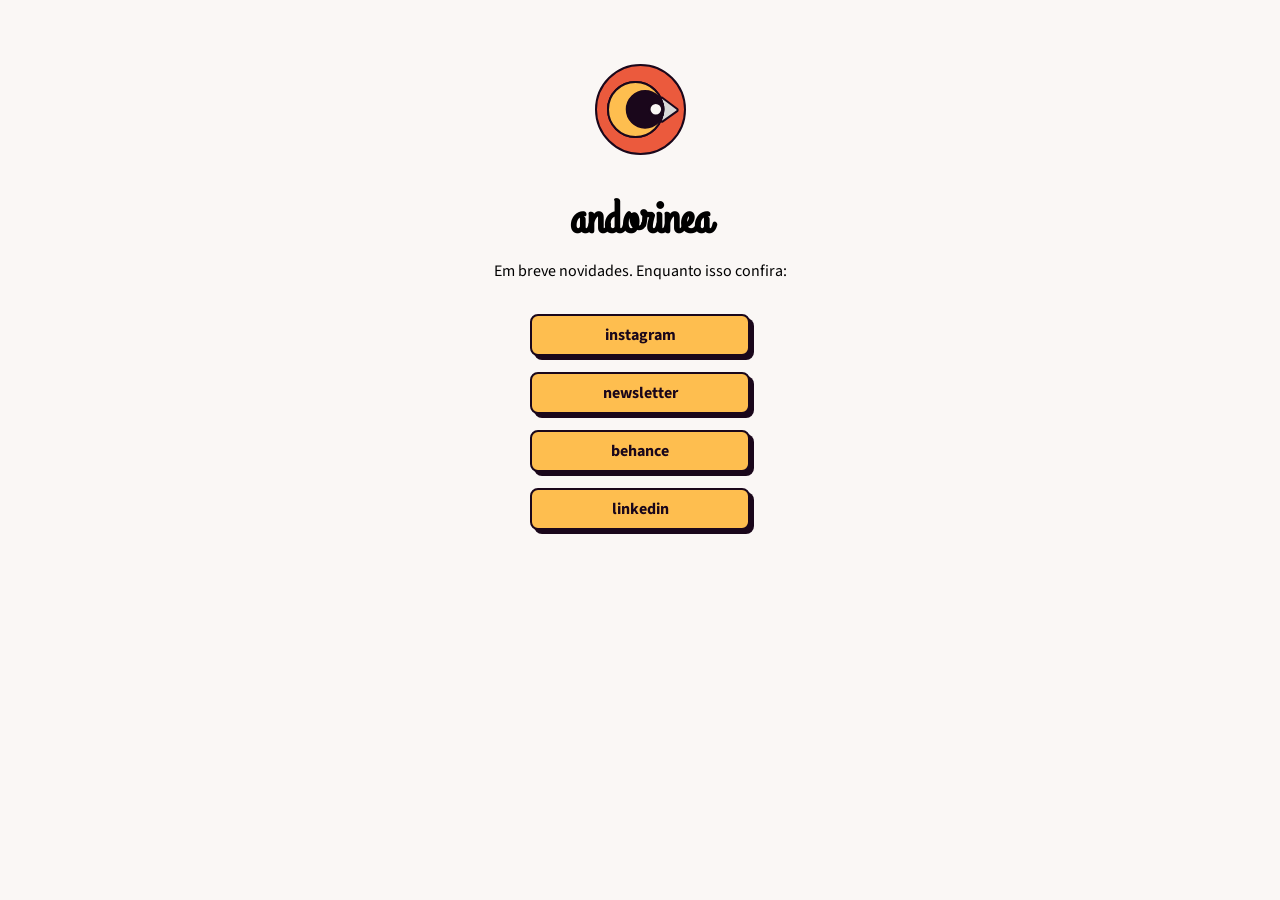
<file: index.html>
<!DOCTYPE html>
<html lang="pt-br">

<head>
    <meta charset="UTF-8">
    <meta name="viewport" content="width=device-width, initial-scale=1.0">
    <title>andorinea</title>
    <link href="https://fonts.googleapis.com/css2?family=Grand+Hotel&family=Source+Sans+3:ital,wght@0,200..900;1,200..900&display=swap" rel="stylesheet">
    <link rel="stylesheet" href="style/style.css">
    <link rel="icon" type="image/svg" sizes="32x32" href="favicon.svg">
    <style type="text/css">
        body {
            background-color: var(--lighter-neutral);
        }

        h1 {
            font-family: 'Grand Hotel', cursive;
            font-size: 3rem;
            text-align: center;
            margin: 0.5rem 0;
        }

        .container {
            display: flex;
            justify-content: center;
            margin: 2rem 2rem;
        }

        .container img {
            margin-top: 2rem;;
        }
    

        .links {
            display: flex;
            flex-direction: column;
            align-items: center;
            gap: 1rem;
        }

        .links a {
            width: 200px;
            text-align: center;
        }

        .subtitle {
            display: flex;
            justify-content: center;
            margin: 0 1rem;
            font-family: 'Source Sans 3', sans-serif;
        }

        @media screen and (max-width: 600px) {
            .container img {
                max-height: 50vh;
            }
    
            .links {
                flex-direction: column;
                align-items: center;
                margin-bottom: 2rem;
            }

            .links a {
                width: 100%;
                text-align: center;
            }
    
            .subtitle {
                font-size: 1rem;
            }
            
        }
    </style>
    
</head>

<body>
    <div class="container">
        <img src="img/andorinea-logo-default.svg" alt="Logo andorinea: um circulo vermelho com a cabeça de uma andorinea de perfil, na cor amarela e com detalhes em preto.">
    </div>
     <h1>andorinea</h1>
    <p class="subtitle">Em breve novidades. Enquanto isso confira:</p>
    <div class="container links">
       <a href="https://instagram.com/andorinea" class="btn-nav primary source-sans-3-400 active">instagram</a>
       <a href="https://falandosozinhacomasparedes.substack.com/" class="btn-nav primary source-sans-3-400 active">newsletter</a>
       <a href="https://www.behance.net/izadoranetz" class="btn-nav primary source-sans-3-400 active">behance</a>
       <a href="https://www.linkedin.com/in/izadora-netz/" class="btn-nav primary source-sans-3-400 active">linkedin</a>
    </div>
</body>

</html>
</file>
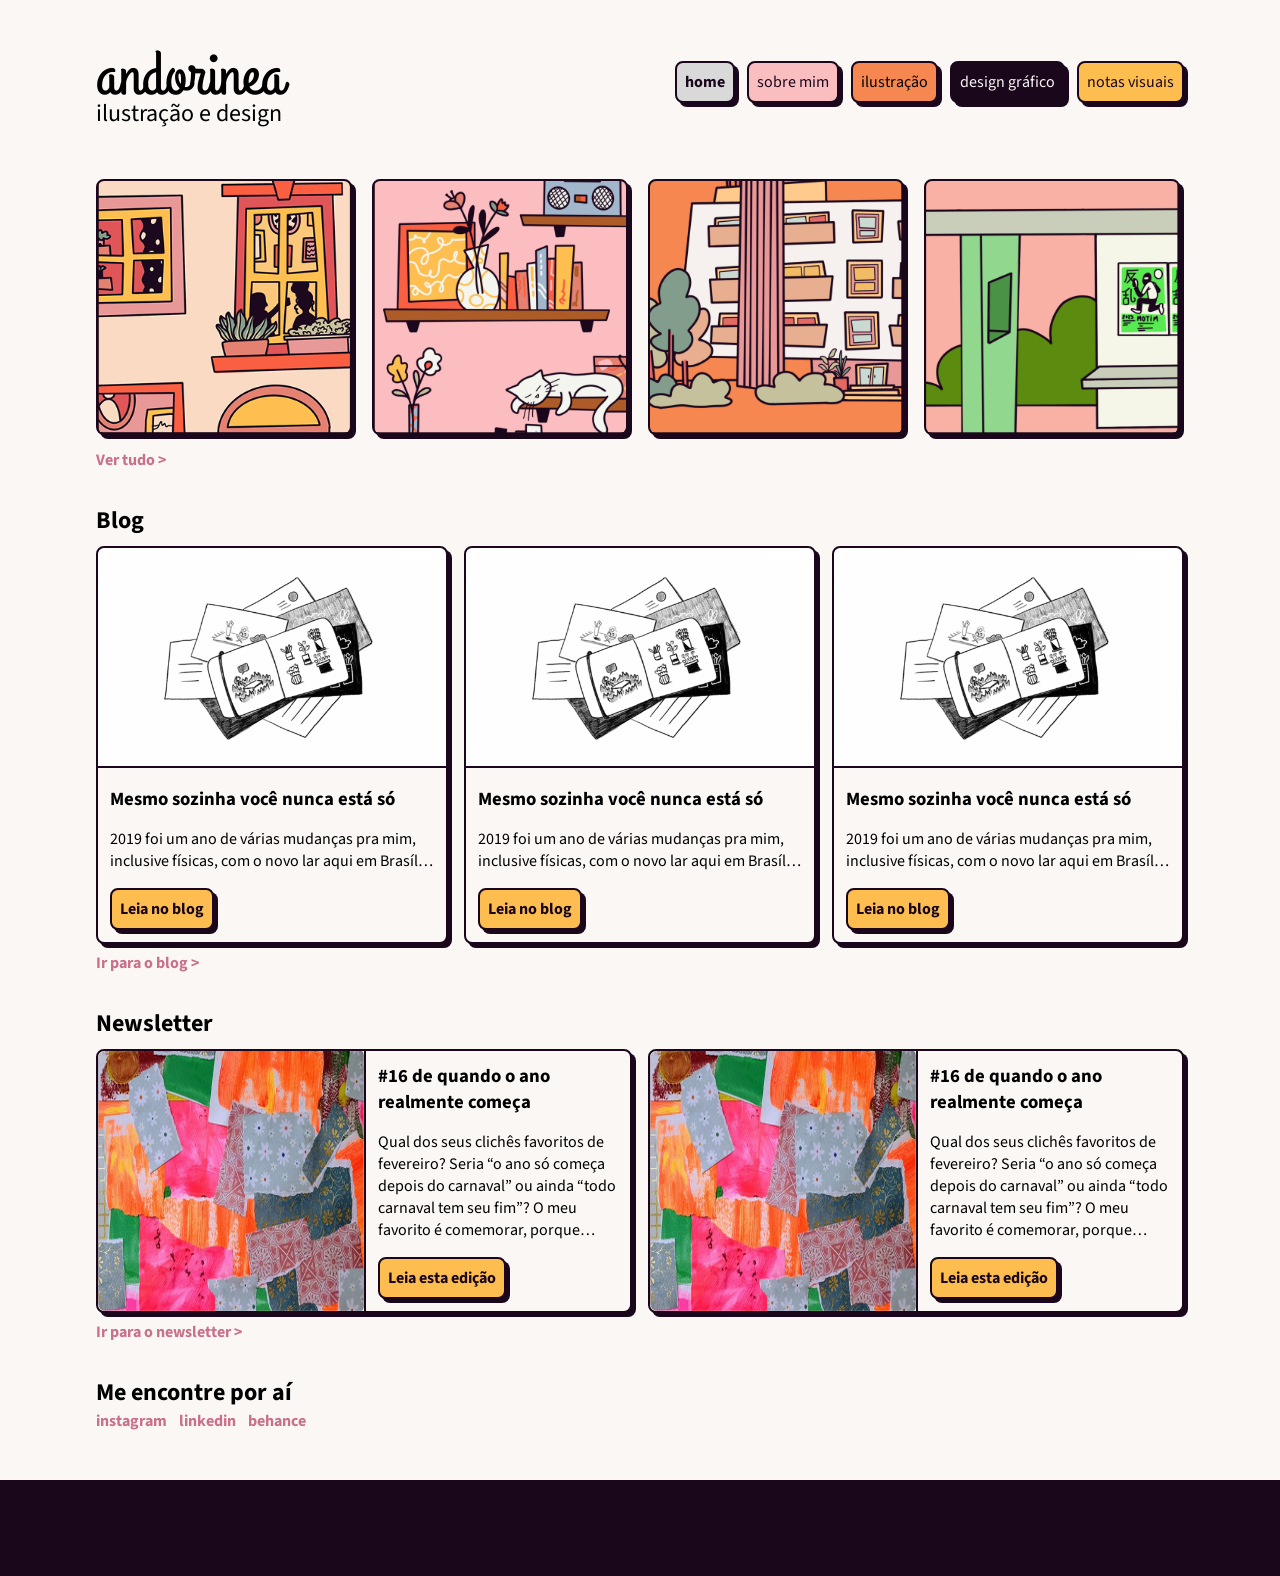
<file: index2.html>
<!DOCTYPE html>
<html lang="pt-br">
<head>
    <meta charset="UTF-8">
    <meta name="viewport" content="width=device-width, initial-scale=1.0">
    <title>andorinea</title>
    <link rel="preconnect" href="https://fonts.googleapis.com">
    <link rel="preconnect" href="https://fonts.gstatic.com" crossorigin>
    <link href="https://fonts.googleapis.com/css2?family=Grand+Hotel&family=Source+Sans+3:ital,wght@0,200..900;1,200..900&display=swap" rel="stylesheet">
    <link rel="stylesheet" href="style/style.css" >
</head>
<body>
<header class="header">
        <header>
            <h1 class="title grand-hotel-regular">andorinea</h1>
            <h2 class="source-sans-3-400">ilustração e design</h2>
        </header>
        <nav>
            <ul class="nav-list">
                <li class="nav-itens"><a href="#home" class="btn-nav light-neutral source-sans-3-400 active">home</a></li>
                <li class="nav-itens"><a href="#sobre-mim" class="btn-nav secondary source-sans-3-400">sobre mim</a></li>
                <li class="nav-itens"><a href="#ilustracao" class="btn-nav terciary source-sans-3-400">ilustração</a></li>
                <li class="nav-itens"><a href="#design-grafico" class="btn-nav dark-neutral source-sans-3-400">design gráfico</a></li>
                <li class="nav-itens"><a href="#notas-visuais" class="btn-nav primary source-sans-3-400">notas visuais</a></li>
            </ul>
        </nav>
</header>
    <main>
    <section class="portfolio">
        <div class="portfolio-images">
            <a href="portfolio/works/janelas.html"><img src="img/IMG_0762.png" alt="" class="portfolio-image"></a>
            <a href="#"><img src="img/IMG_0764.png" alt="" class="portfolio-image"></a>
            <a href="#"><img src="img/IMG_0769.png" alt="" class="portfolio-image"></a>
            <a href="#"><img src="img/IMG_0775.png" alt="" class="portfolio-image"></a>
        </div>
        <div class="section-link"><a href="#">Ver tudo ></a></div>
    </section>
    <section class="blog">
        <h2>Blog</h2>
        <div class="blog-cards">
            <div class="vertical-card">
                <img src="img/blog-sozinha.png" alt="" class="vertical-card-images">
                <div class="card-body">
                    <h3>Mesmo sozinha você nunca está só</h3>
                    <p>2019 foi um ano de várias mudanças pra mim, inclusive físicas, com o novo lar aqui em Brasília. E com tantas coisas mudando, também decidi</p>
                    <a href="#" class="btn-nav primary">Leia no blog</a>
                </div>
            </div>
            <div class="vertical-card">
                <img src="img/blog-sozinha.png" alt="" class="vertical-card-images">
                <div class="card-body">
                    <h3>Mesmo sozinha você nunca está só</h3>
                    <p>2019 foi um ano de várias mudanças pra mim, inclusive físicas, com o novo lar aqui em Brasília. E com tantas coisas mudando, também decidi</p>
                    <a href="#" class="btn-nav primary">Leia no blog</a>
                </div>
            </div>
            <div class="vertical-card">
                <img src="img/blog-sozinha.png" alt="" class="vertical-card-images">
                <div class="card-body">
                    <h3>Mesmo sozinha você nunca está só</h3>
                    <p>2019 foi um ano de várias mudanças pra mim, inclusive físicas, com o novo lar aqui em Brasília. E com tantas coisas mudando, também decidi</p>
                    <a href="#" class="btn-nav primary">Leia no blog</a>
                </div>
            </div>
        </div>
        <div class="section-link"><a href="#">Ir para o blog ></a></div>
    </section>
    <section class="newsletter">
        <h2>Newsletter</h2>
        <div class="newsletter-cards">
            <div class="horizontal-card">
                <img src="img/blog-oque-vai.png" alt="" class="horizontal-card-images">
                    <div class="card-body">
                        <h3>#16 de quando o ano realmente começa</h3>
                        <p>Qual dos seus clichês favoritos de fevereiro? Seria “o ano só começa depois do carnaval” ou ainda “todo carnaval tem seu fim”? O meu favorito é comemorar, porque fevereiro, além de um mês que sempre passa voando, é o mês do meu aniversário. Bora celebrar conversando sobre coisas legais, sobre design, sobre literatura e um pouco de tecnologia no meio de tudo isso. 🎉</p>
                        <a href="#" class="btn-nav primary">Leia esta edição</a>
                    </div>
            </div>
            <div class="horizontal-card">
                <img src="img/blog-oque-vai.png" alt="" class="horizontal-card-images">
                    <div class="card-body">
                        <h3>#16 de quando o ano realmente começa</h3>
                        <p>Qual dos seus clichês favoritos de fevereiro? Seria “o ano só começa depois do carnaval” ou ainda “todo carnaval tem seu fim”? O meu favorito é comemorar, porque fevereiro, além de um mês que sempre passa voando, é o mês do meu aniversário. Bora celebrar conversando sobre coisas legais, sobre design, sobre literatura e um pouco de tecnologia no meio de tudo isso. 🎉</p>
                        <a href="#" class="btn-nav primary">Leia esta edição</a>
                    </div>
            </div>
        </div>
        <div class="section-link"><a href="#">Ir para o newsletter ></a></div>
    </section>
    <section class="links">
        <h2>Me encontre por aí</h2>
        <ul class="links-list">
            <li><a href="">instagram</a></li>
            <li><a href="">linkedin</a></li>
            <li><a href="">behance</a></li>
        </ul>
    </section>
</main>
<footer class="footer"></footer>
</body>
</html>
</file>
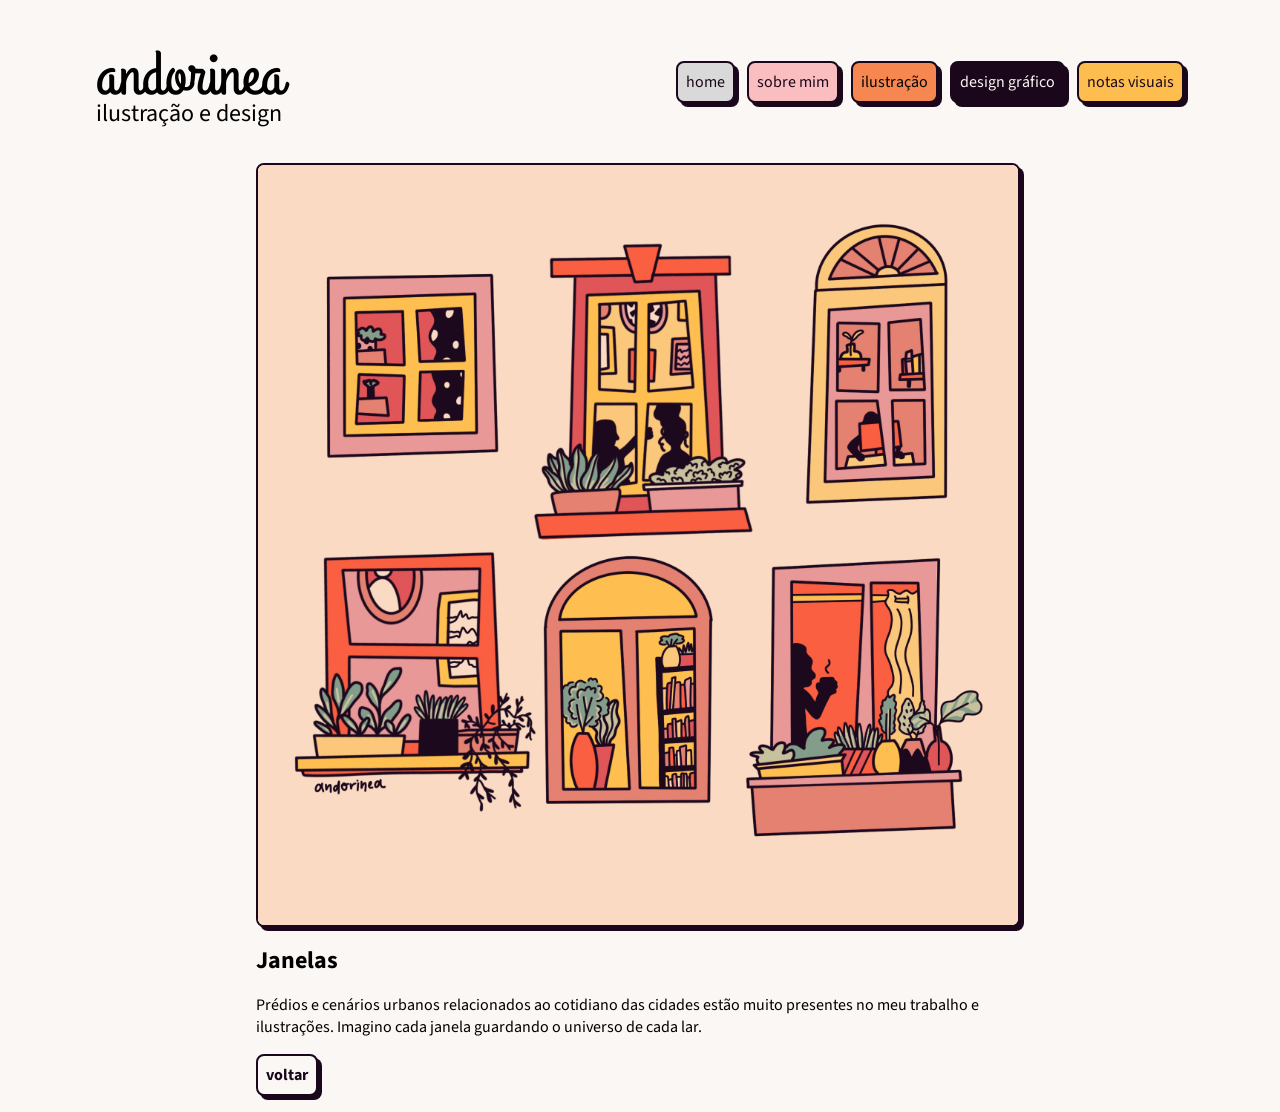
<file: portfolio/works/janelas.html>
<!DOCTYPE html>
<html lang="pt-br">
<head>
    <meta charset="UTF-8">
    <meta name="viewport" content="width=device-width, initial-scale=1.0">
    <title>andorinea</title>
    <link rel="preconnect" href="https://fonts.googleapis.com">
    <link rel="preconnect" href="https://fonts.gstatic.com" crossorigin>
    <link href="https://fonts.googleapis.com/css2?family=Grand+Hotel&family=Source+Sans+3:ital,wght@0,200..900;1,200..900&display=swap" rel="stylesheet">
    <link rel="stylesheet" href="../../style/style.css" >
    <link rel="stylesheet" href="../../style/pagina-portfolio.css" >
</head>
<body>
<header class="header">
        <header>
            <h1 class="title grand-hotel-regular">andorinea</h1>
            <h2 class="source-sans-3-400">ilustração e design</h2>
        </header>
        <nav>
            <ul class="nav-list">
                <li class="nav-itens"><a href="../../index2.html" class="btn-nav light-neutral source-sans-3-400">home</a></li>
                <li class="nav-itens"><a href="#sobre-mim" class="btn-nav secondary source-sans-3-400">sobre mim</a></li>
                <li class="nav-itens"><a href="#ilustracao" class="btn-nav terciary source-sans-3-400">ilustração</a></li>
                <li class="nav-itens"><a href="#design-grafico" class="btn-nav dark-neutral source-sans-3-400">design gráfico</a></li>
                <li class="nav-itens"><a href="#notas-visuais" class="btn-nav primary source-sans-3-400">notas visuais</a></li>
            </ul>
        </nav>
</header>
    <main class="portfolio_main">
        <img src="../../img/janelinhas.png" class="portfolio-image">
        <h3 class="source-sans-3-700 portfolio_titulo-pagina">Janelas</h3>
        <p>Prédios e cenários urbanos relacionados ao cotidiano das cidades estão muito presentes no meu trabalho e ilustrações. Imagino cada janela guardando o universo de cada lar. </p>
        <footer>
            <a onclick="history.back()" class="btn-nav lighter-neutral source-sans-3-400 active">voltar</a>
        </footer>
    </main>
</body>
</html>
</file>
<file: style/style.css>
/* Primitivos */

:root {
  --lighter-neutral: #faf7f5;
  --light-neutral: #d9d9d9;
  --dark-neutral: #1a071b;
  --primary: #febe4f;
  --secondary: #fabec0;
  --secondary-text: #c9708b;
  --terciary: #F68751;
}

:focus {
  outline: 4px solid var(--secondary-text);
  outline-offset: 0;
}

.light-neutral {
  background: var(--light-neutral);
  color: var(--dark-neutral);
}

.lighter-neutral {
  background: var(--lighter-neutral);
  color: var(--dark-neutral);
}

.dark-neutral {
  background: var(--dark-neutral);
  color: var(--lighter-neutral);
}

.primary {
  background: var(--primary);
  color: var(--dark-neutral);
}

.secondary {
  background: var(--secondary);
  color: var(--dark-neutral);
}

.terciary {
  background: var(--terciary);
  color: var(--ldark-neutral);
}

.source-sans-3-400 {
  font-family: 'Source Sans 3', sans-serif;
  font-optical-sizing: auto;
  font-weight: 400;
  font-style: normal;
}

.source-sans-3-700 {
  font-family: 'Source Sans 3', sans-sans-serif;
  font-optical-sizing: auto;
  font-weight: 700;
  font-style: normal;
}

.grand-hotel-regular {
  font-family: 'Grand Hotel', sans-serif;
  font-weight: 400;
  font-style: normal;
}

/* Tags globais */

body {
  background-color: var(--lighter-neutral);
  font-family: 'Source Sans 3', sans-serif;
  margin: 0;
}

a {
  text-decoration: none;
  color: var(--secondary-text);
  font-weight: bold;
}

a:hover {
    font-weight: bold;
}

h1,
h2,
h3 {
  margin: 0;
  padding: 0;
}

/* Navegação */

.active {
    font-weight: bold;
}

.nav-list {
  margin: 0;
  padding: 0;
  list-style-type: none;
  display: flex;
  gap: 8px 12px;
  flex-wrap: wrap;
}

.nav-itens {
  margin: 0;
  padding: 0;
}

.btn-nav {
  display: inline-block;
  border-radius: 8px;
  border: 2px solid var(--dark-neutral);
  box-shadow: 4px 4px 0px 0px var(--dark-neutral);
  padding: 8px;
  transition: box-shadow 0.2s ease, transform 0.2s ease;
}

.btn-nav:hover,
.portfolio-image:hover {
  box-shadow: 0px 0px 0px var(--dark-neutral);
  transform: translateY(2px);
}

.section-link {
  display: block;
  width: 100%;
  margin-top: 0.5rem;
}

.section-link:hover, .links-list a:hover {
  text-decoration: underline;
  color: var(--secondary-text);
}

/* Título */

.title {
  font-size: 4rem;
  height: 4rem;
}

/* Conteúdo */

.portfolio,
.blog,
.newsletter,
.links {
  margin: 1rem 0;
}

.blog-cards,
.newsletter-cards {
  margin: 0.5rem 0;
}

.portfolio-image {
  background: var(--dark-neutral);
  border: 2px solid var(--dark-neutral);
  border-radius: 8px;
  box-shadow: 4px 4px 0px 0px var(--dark-neutral);
  transition: box-shadow 0.2s ease, transform 0.2s ease;
  height: auto;
  width: calc(100% - 0.5rem);
  overflow: hidden;
  object-fit: cover;


}

.links-list {
  margin: 0;
  padding: 0;
  list-style-type: none;
  display: flex;
  gap: 8px 12px;
  flex-wrap: wrap;
}

.footer {
  background: var(--dark-neutral);
  color: var(--lighter-neutral);
  height: 6rem;
  margin: 0;
  bottom: 0;
}

/* Cards */

.vertical-card,
.horizontal-card {
  background: var(--lighter-neutral);
  border: 2px solid var(--dark-neutral);
  border-radius: 8px;
  box-shadow: 4px 4px 0px 0px var(--dark-neutral);
}

.horizontal-card {
  display: flex;
  flex-direction: row;
}

.vertical-card-images {
  background: var(--secondary-neutral);
  border-bottom: 2px solid var(--dark-neutral);
  border-radius: 8px 8px 0px 0px;
  width: 100%;
  height: auto;
  overflow: hidden;
  object-fit: cover;
}

.horizontal-card-images {
  background: var(--secondary-neutral);
  border-right: 2px solid var(--dark-neutral);
  border-radius: 8px 0px 0px 8px;
  width: 50%;
}

.card-body p {
  width: 100%;
  overflow: hidden;
  -webkit-box-orient: vertical;
  display: -webkit-box;
}

.vertical-card .card-body p {
  -webkit-line-clamp: 2;
}

.horizontal-card .card-body p {
  -webkit-line-clamp: 5;
}

.card-body {
  padding: 0.75rem;
}

/* Breakpoints */

/* Extra small devices (phones, 600px and down) */
@media only screen and (max-width: 600px) {
  main,
  .header {
    margin: 2rem 1rem;
  }

  .nav-list {
    margin: 1rem 0;
  }

  .portfolio-images {
    display: flex;
    flex-direction: column;
    gap: 1rem;
  }

  .blog-cards, .newsletter-cards {
    display: flex;
    flex-direction: column;
    gap: 1rem;
  }

  .vertical-card {
    width: 100%;
  }

  .horizontal-card {
    flex-direction: column;
  }

  .horizontal-card-images {
    width: 100%;
    border-right: 0;
    border-bottom: 2px solid var(--dark-neutral);
    border-radius: 8px 8px 0px 0px;
  }
}

/* Small devices (portrait tablets and large phones, 600px and up) */
@media only screen and (min-width: 600px) {
  main,
  .header {
    margin: 2rem 1rem;
  }

  .nav-list {
    margin: 1rem 0;
  }

  .portfolio-images {
    display: grid;
    grid-template-columns: auto auto;
    gap: 1rem;
  }

  .blog-cards {
    display: flex;
    flex-direction: column;
    gap: 1rem;
  }

  .newsletter-cards {
    display: flex;
    flex-direction: column;
    gap: 1rem;
  }
}

/* Medium devices (landscape tablets, 768px and up) */
@media only screen and (min-width: 768px) {
  main,
  .header {
    margin: 2rem 1rem;
  }

  .blog-cards {
    display: grid;
    grid-template-columns: auto auto;
    gap: 1rem;
    width: 100%;
  }

  .portfolio-images {
    display: grid;
    grid-template-columns: auto auto;
    gap: 1rem;
  }
}

/* Large devices (laptops/desktops, 992px and up) */
@media only screen and (min-width: 992px) {
  .header {
    flex-direction: column;
    align-items: flex-start;
    gap: 1rem;
  }

  .portfolio-images {
    display: grid;
    grid-template-columns: auto auto auto;
    gap: 1rem;
  }

  .newsletter-cards {
    display: grid;
    grid-template-columns: auto auto;
    gap: 1rem;
    width: 100%;
  }
}

/* Extra large devices (large laptops and desktops, 1200px and up) */
@media only screen and (min-width: 1200px) {
  main {
    margin: 2rem 6rem;
    display: flex;
    flex-direction: column;
  }

  .header {
    margin: 2rem 6rem;
    display: flex;
    flex-direction: row;
    justify-content: space-between;
    align-items: center;
  }

  .portfolio-images {
    display: grid;
    grid-template-columns: auto auto auto auto;
    gap: 1rem;
    width: 100%;
  }

  .blog-cards {
    display: grid;
    grid-template-columns: auto auto auto;
    gap: 1rem;
    width: 100%;
  }
}
</file>
<file: style/pagina-portfolio.css>
.portfolio_titulo-pagina {
    padding: 1rem 0 0;
    font-size: 1.5rem;
}

.portfolio_main {
  margin: 1rem;
}


/* Small devices (portrait tablets and large phones, 600px and up) */
@media only screen and (min-width: 600px) {
   
  }
  
  /* Medium devices (landscape tablets, 768px and up) */
  @media only screen and (min-width: 768px) {
   
  }
  
  /* Large devices (laptops/desktops, 992px and up) */
  @media only screen and (min-width: 992px) {
   
   
  }
  
  /* Extra large devices (large laptops and desktops, 1200px and up) */
  @media only screen and (min-width: 1200px) {
    .portfolio_main {
        margin: 1rem 16rem;
    }
  }
</file>
